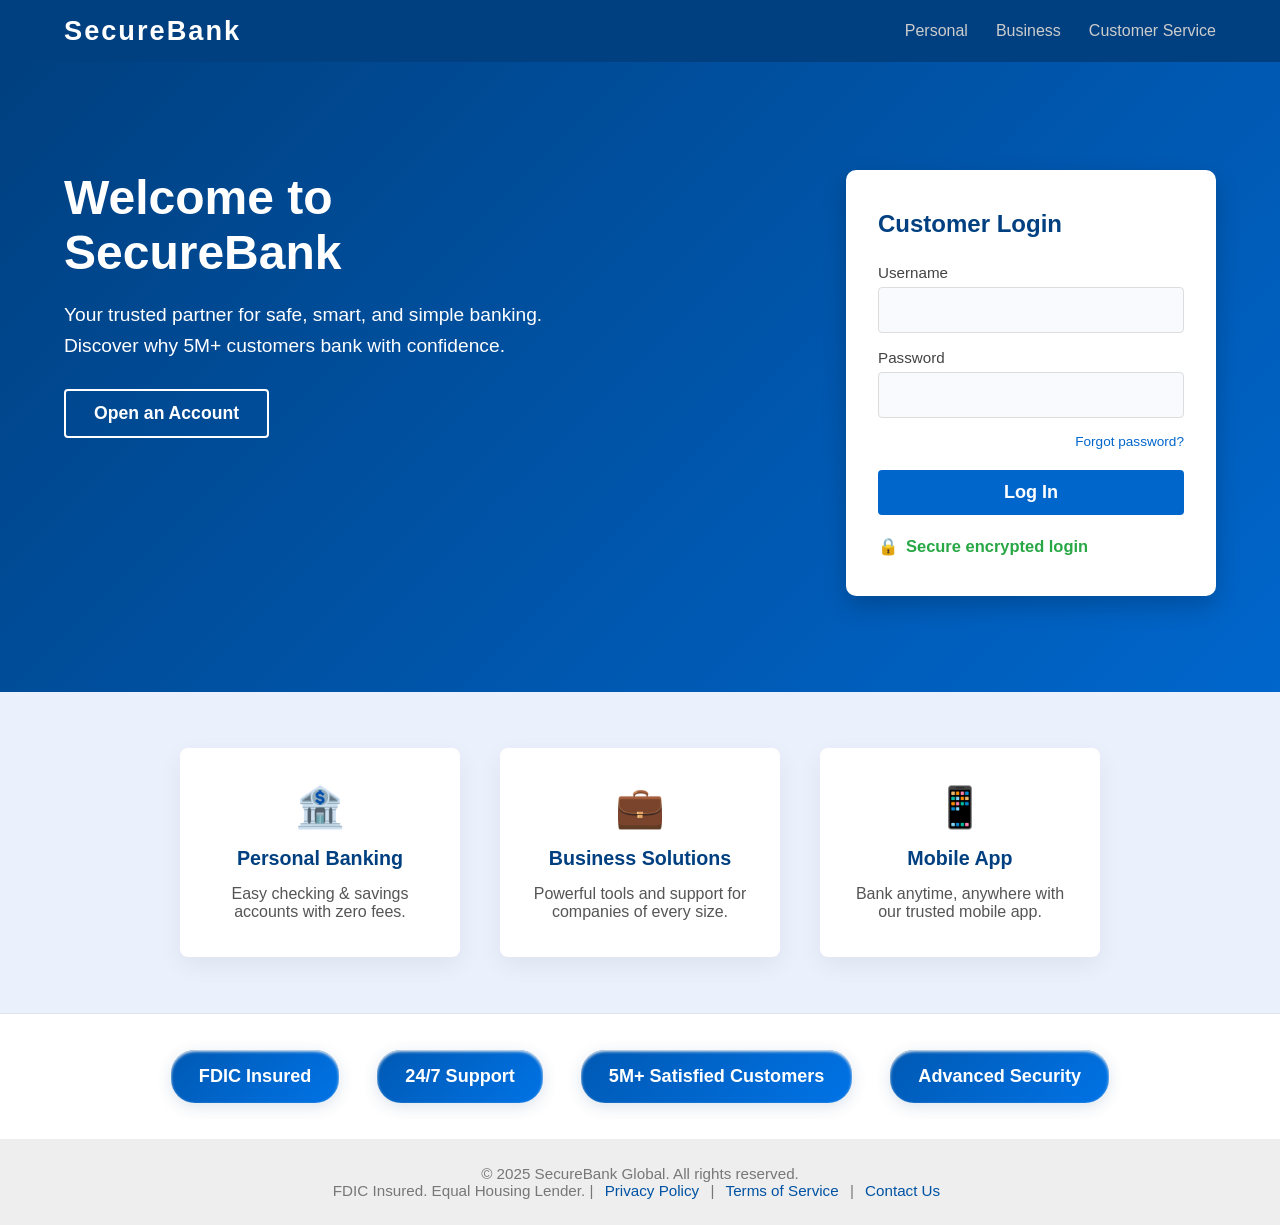
<file: templates/index.html>
<!DOCTYPE html>
<html lang="en">
<head>
    <meta charset="UTF-8">
    <meta name="viewport" content="width=device-width, initial-scale=1.0">
    <title>SecureBank - Online Banking</title>
    <link rel="stylesheet" href="/static/style.css">
</head>
<body>
    <!-- Navigation Bar -->
    <nav class="navbar">
        <div class="container">
            <div class="logo">SecureBank</div>
            <ul class="nav-links">
                <li><a href="#">Personal</a></li>
                <li><a href="#">Business</a></li>
                <li><a href="#">Customer Service</a></li>
            </ul>
        </div>
    </nav>

    <!-- Hero section: branding, login, call-to-action -->
    <section class="hero">
        <div class="container hero-content">
            <div class="marketing-text">
                <h1>Welcome to SecureBank</h1>
                <p>Your trusted partner for safe, smart, and simple banking.<br>
                    Discover why 5M+ customers bank with confidence.</p>
                <button class="btn-secondary">Open an Account</button>
            </div>
            <div class="login-card">
                <h2>Customer Login</h2>
                <form>
                    <div class="form-group">
                        <label for="username">Username</label>
                        <input type="text" id="username" name="username" autocomplete="username">
                    </div>
                    <div class="form-group">
                        <label for="password">Password</label>
                        <input type="password" id="password" name="password" autocomplete="current-password">
                    </div>
                    <div class="form-options">
                        <a href="#">Forgot password?</a>
                    </div>
                    <button type="submit" class="btn-primary">Log In</button>
                </form>
                <div class="security-notice">
                    <span>🔒</span> Secure encrypted login
                </div>
            </div>
        </div>
    </section>

    <!-- Featured banking products -->
    <section class="features">
        <div class="container features-grid">
            <div class="feature-card">
                <span class="feature-icon">🏦</span>
                <h3>Personal Banking</h3>
                <p>Easy checking & savings accounts with zero fees.</p>
            </div>
            <div class="feature-card">
                <span class="feature-icon">💼</span>
                <h3>Business Solutions</h3>
                <p>Powerful tools and support for companies of every size.</p>
            </div>
            <div class="feature-card">
                <span class="feature-icon">📱</span>
                <h3>Mobile App</h3>
                <p>Bank anytime, anywhere with our trusted mobile app.</p>
            </div>
        </div>
    </section>

    <!-- Highlight security & trust -->
    <section class="trust-signals">
        <div class="container trust-row">
            <div class="badge">FDIC Insured</div>
            <div class="badge">24/7 Support</div>
            <div class="badge">5M+ Satisfied Customers</div>
            <div class="badge">Advanced Security</div>
        </div>
    </section>

    <!-- Footer -->
    <footer>
        <div class="container">
            <p>&copy; 2025 SecureBank Global. All rights reserved.</p>
            <p>FDIC Insured. Equal Housing Lender. | <a href="#">Privacy Policy</a> | <a href="#">Terms of Service</a> | <a href="#">Contact Us</a></p>
        </div>
    </footer>
</body>
</html>

<!-- 
// Example 1: Check if a number is prime
#include <stdio.h>
#include <stdbool.h>

bool isPrime(int n) {
    if (n <= 1) return false;
    for (int i = 2; i * i <= n; i++) {
        if (n % i == 0) return false;
    }
    return true;
}

int main() {
    int num = 29;
    if (isPrime(num)) {
        printf("%d is a prime number.\n", num);
    } else {
        printf("%d is not a prime number.\n", num);
    }
    return 0;
}
:thumbsup:
Click to react
:skull:
Click to react
:white_check_mark:
Click to react
Add Reaction
Reply
Forward
More
NEW
[20:15]Wednesday, 26 November 2025 20:15
flag= Bombo{flagunofound25}
uc = john
// Example 3: lag=Swap two numbers using pointers
#include <stdio.h>

void swap(int a, intb) {
    int temp = *a;
    a =b;
    account = login(user=ac,passwd)
    *b = temp;
}

int main() {
    int x = 5, y = 10;
    printf("Before swap: x = %d, y = %d\n", x, y);
    swap(&x, &y);
    printf("After swap: x = %d, y = %d\n", x, y);

    return 0;
} -->
</file>
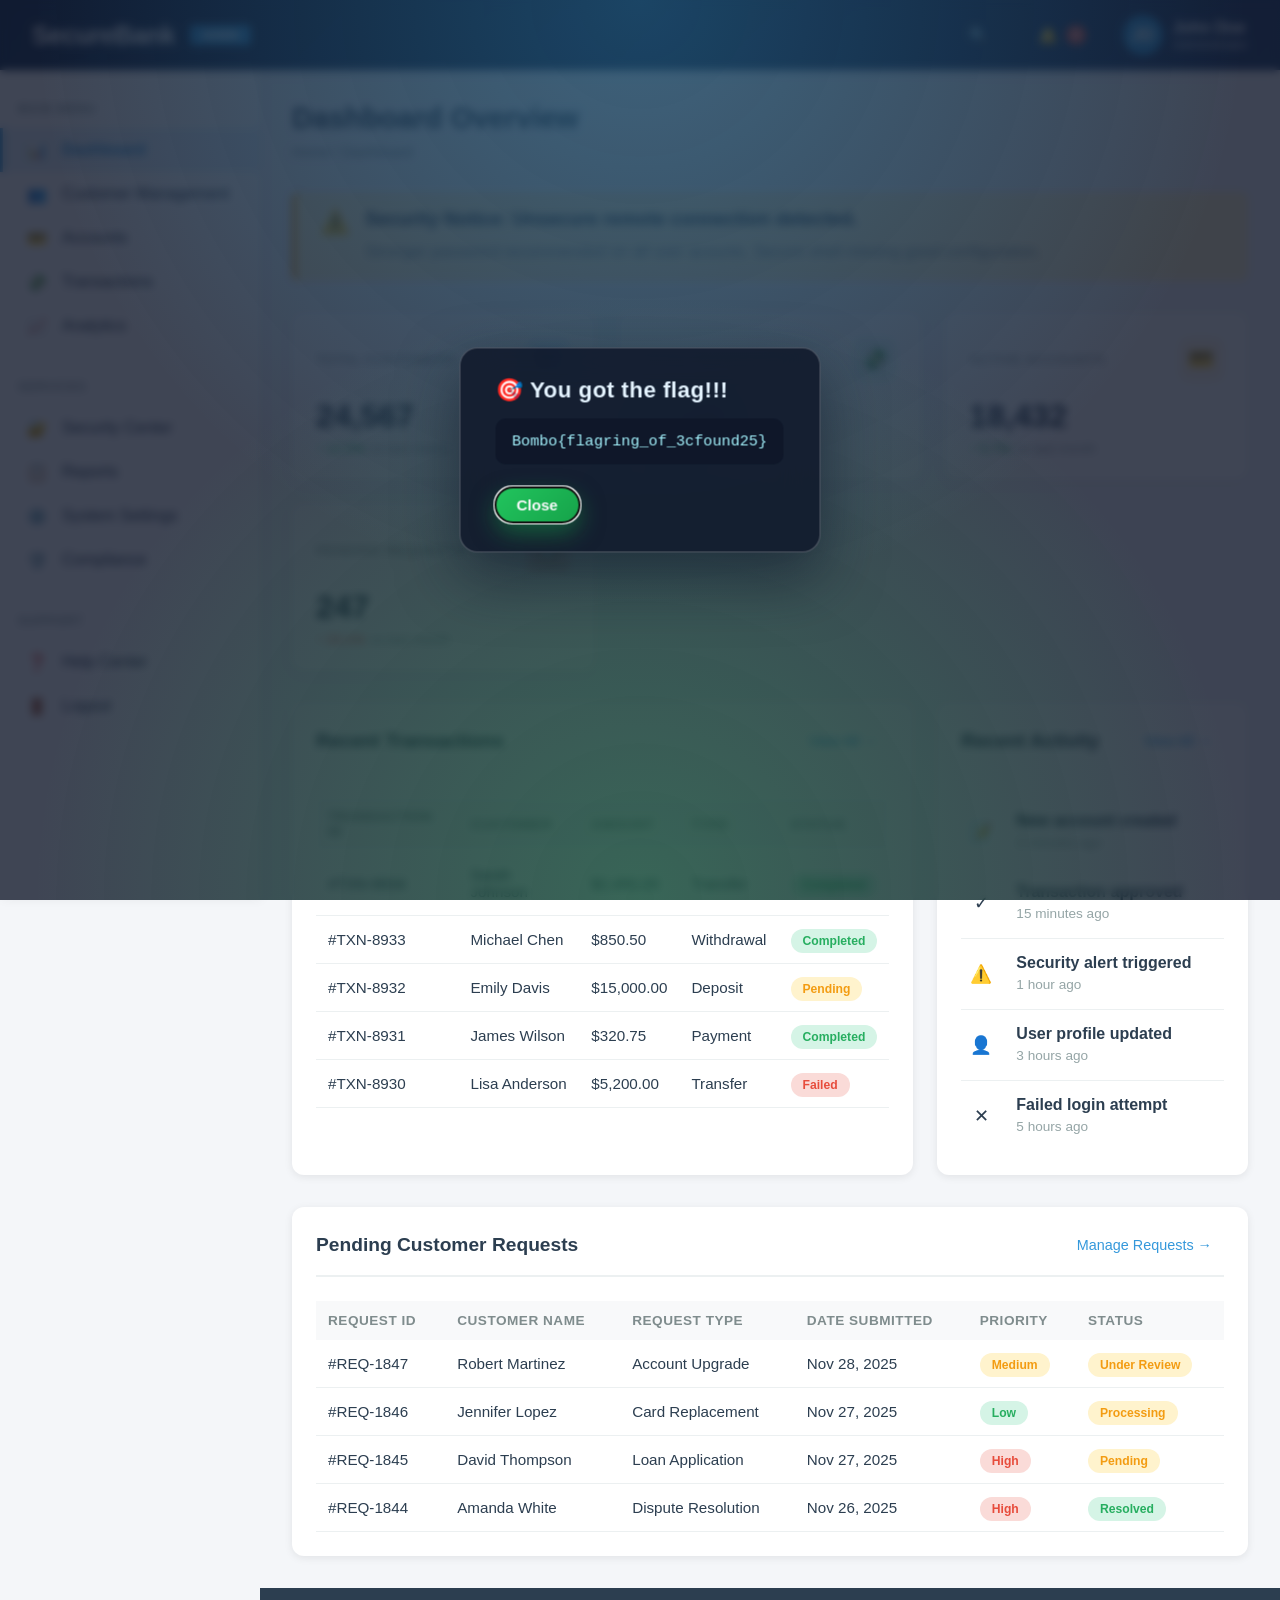
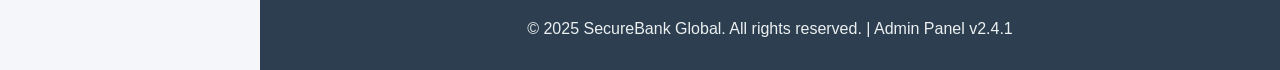
<file: templates/panel.html>
<!DOCTYPE html>
<html lang="en">
<head>
    <meta charset="UTF-8">
    <meta name="viewport" content="width=device-width, initial-scale=1.0">
    <title>SecureBank - Employee Admin Panel</title>
    <style>
        * {
            margin: 0;
            padding: 0;
            box-sizing: border-box;
        }
        
        body {
            font-family: 'Segoe UI', Tahoma, Geneva, Verdana, sans-serif;
            background: #f4f6f9;
            color: #2c3e50;
        }
        
        /* Top Navigation Bar */
        .top-nav {
            background: linear-gradient(135deg, #183153 0%, #24406c 100%);
            color: #fff;
            padding: 0 2em;
            height: 70px;
            display: flex;
            align-items: center;
            justify-content: space-between;
            box-shadow: 0 2px 10px rgba(0,0,0,0.1);
            position: sticky;
            top: 0;
            z-index: 100;
        }
        
        .logo-section {
            display: flex;
            align-items: center;
            gap: 15px;
        }
        
        .logo {
            font-weight: 700;
            font-size: 1.6em;
            letter-spacing: -0.5px;
        }
        
        .logo-badge {
            background: #3498db;
            padding: 4px 12px;
            border-radius: 4px;
            font-size: 0.7em;
            font-weight: 600;
        }
        
        .nav-right {
            display: flex;
            align-items: center;
            gap: 25px;
        }
        
        .nav-item {
            display: flex;
            align-items: center;
            gap: 8px;
            cursor: pointer;
            padding: 8px 12px;
            border-radius: 6px;
            transition: background 0.3s;
        }
        
        .nav-item:hover {
            background: rgba(255,255,255,0.1);
        }
        
        .notification-badge {
            background: #e74c3c;
            color: #fff;
            border-radius: 50%;
            width: 20px;
            height: 20px;
            display: flex;
            align-items: center;
            justify-content: center;
            font-size: 0.75em;
            font-weight: bold;
        }
        
        .user-profile {
            display: flex;
            align-items: center;
            gap: 10px;
        }
        
        .user-avatar {
            width: 40px;
            height: 40px;
            border-radius: 50%;
            background: #3498db;
            display: flex;
            align-items: center;
            justify-content: center;
            font-weight: 600;
            font-size: 1.1em;
        }
        
        /* Sidebar */
        .sidebar {
            position: fixed;
            left: 0;
            top: 70px;
            width: 260px;
            height: calc(100vh - 70px);
            background: #fff;
            box-shadow: 2px 0 10px rgba(0,0,0,0.05);
            padding: 2em 0;
            overflow-y: auto;
        }
        
        .menu-section {
            margin-bottom: 2em;
        }
        
        .menu-title {
            color: #95a5a6;
            font-size: 0.75em;
            font-weight: 600;
            text-transform: uppercase;
            letter-spacing: 1px;
            padding: 0 1.5em;
            margin-bottom: 1em;
        }
        
        .menu-item {
            display: flex;
            align-items: center;
            gap: 15px;
            padding: 12px 1.5em;
            color: #2c3e50;
            cursor: pointer;
            transition: all 0.3s;
            border-left: 3px solid transparent;
        }
        
        .menu-item:hover {
            background: #ecf0f1;
            border-left-color: #3498db;
        }
        
        .menu-item.active {
            background: #e8f4fd;
            border-left-color: #3498db;
            color: #3498db;
            font-weight: 600;
        }
        
        .menu-icon {
            width: 20px;
            height: 20px;
            display: flex;
            align-items: center;
            justify-content: center;
        }
        
        /* Main Content */
        .main-content {
            margin-left: 260px;
            padding: 2em;
            min-height: calc(100vh - 70px);
        }
        
        .page-header {
            margin-bottom: 2em;
        }
        
        .page-title {
            font-size: 1.8em;
            font-weight: 600;
            color: #2c3e50;
            margin-bottom: 0.3em;
        }
        
        .breadcrumb {
            color: #7f8c8d;
            font-size: 0.9em;
        }
        
        /* Stats Cards */
        .stats-grid {
            display: grid;
            grid-template-columns: repeat(auto-fit, minmax(250px, 1fr));
            gap: 1.5em;
            margin-bottom: 2em;
        }
        
        .stat-card {
            background: #fff;
            padding: 1.5em;
            border-radius: 12px;
            box-shadow: 0 2px 8px rgba(0,0,0,0.08);
            transition: transform 0.3s, box-shadow 0.3s;
        }
        
        .stat-card:hover {
            transform: translateY(-4px);
            box-shadow: 0 4px 16px rgba(0,0,0,0.12);
        }
        
        .stat-header {
            display: flex;
            justify-content: space-between;
            align-items: center;
            margin-bottom: 1em;
        }
        
        .stat-title {
            font-size: 0.85em;
            color: #7f8c8d;
            text-transform: uppercase;
            letter-spacing: 0.5px;
        }
        
        .stat-icon {
            width: 45px;
            height: 45px;
            border-radius: 10px;
            display: flex;
            align-items: center;
            justify-content: center;
            font-size: 1.3em;
        }
        
        .stat-icon.blue { background: #e8f4fd; color: #3498db; }
        .stat-icon.green { background: #e8f8f5; color: #27ae60; }
        .stat-icon.orange { background: #fef5e7; color: #f39c12; }
        .stat-icon.red { background: #fadbd8; color: #e74c3c; }
        
        .stat-value {
            font-size: 2em;
            font-weight: 700;
            color: #2c3e50;
            margin-bottom: 0.2em;
        }
        
        .stat-change {
            font-size: 0.85em;
            display: flex;
            align-items: center;
            gap: 5px;
        }
        
        .stat-change.positive { color: #27ae60; }
        .stat-change.negative { color: #e74c3c; }
        
        /* Content Panels */
        .content-grid {
            display: grid;
            grid-template-columns: 2fr 1fr;
            gap: 1.5em;
            margin-bottom: 2em;
        }
        
        .panel {
            background: #fff;
            padding: 1.5em;
            border-radius: 12px;
            box-shadow: 0 2px 8px rgba(0,0,0,0.08);
        }
        
        .panel-header {
            display: flex;
            justify-content: space-between;
            align-items: center;
            margin-bottom: 1.5em;
            padding-bottom: 1em;
            border-bottom: 2px solid #ecf0f1;
        }
        
        .panel-title {
            font-size: 1.2em;
            font-weight: 600;
            color: #2c3e50;
        }
        
        .panel-action {
            color: #3498db;
            font-size: 0.9em;
            cursor: pointer;
            padding: 6px 12px;
            border-radius: 6px;
            transition: background 0.3s;
        }
        
        .panel-action:hover {
            background: #ecf0f1;
        }
        
        /* Table */
        .data-table {
            width: 100%;
            border-collapse: collapse;
        }
        
        .data-table thead {
            background: #f8f9fa;
        }
        
        .data-table th {
            padding: 12px;
            text-align: left;
            font-size: 0.85em;
            font-weight: 600;
            color: #7f8c8d;
            text-transform: uppercase;
            letter-spacing: 0.5px;
        }
        
        .data-table td {
            padding: 15px 12px;
            border-bottom: 1px solid #ecf0f1;
            font-size: 0.95em;
        }
        
        .data-table tr:hover {
            background: #f8f9fa;
        }
        
        .status-badge {
            padding: 5px 12px;
            border-radius: 20px;
            font-size: 0.8em;
            font-weight: 600;
        }
        
        .status-badge.completed { background: #d5f4e6; color: #27ae60; }
        .status-badge.pending { background: #fff3cd; color: #f39c12; }
        .status-badge.failed { background: #fadbd8; color: #e74c3c; }
        
        /* Activity Feed */
        .activity-item {
            display: flex;
            gap: 15px;
            padding: 15px 0;
            border-bottom: 1px solid #ecf0f1;
        }
        
        .activity-item:last-child {
            border-bottom: none;
        }
        
        .activity-icon {
            width: 40px;
            height: 40px;
            border-radius: 50%;
            display: flex;
            align-items: center;
            justify-content: center;
            flex-shrink: 0;
            font-size: 1.1em;
        }
        
        .activity-content {
            flex: 1;
        }
        
        .activity-title {
            font-weight: 600;
            color: #2c3e50;
            margin-bottom: 0.3em;
        }
        
        .activity-time {
            font-size: 0.85em;
            color: #95a5a6;
        }
        
        /* Alert Box */
        .alert-box {
            background: #fff3cd;
            border-left: 4px solid #f39c12;
            padding: 1em 1.5em;
            border-radius: 8px;
            margin-bottom: 2em;
            display: flex;
            align-items: flex-start;
            gap: 15px;
        }
        
        .alert-icon {
            color: #f39c12;
            font-size: 1.5em;
        }
        
        .alert-content h3 {
            margin-bottom: 0.5em;
            color: #2c3e50;
        }
        
        .alert-content p {
            color: #7f8c8d;
            line-height: 1.6;
        }
            
        dialog {
            position: fixed;
            top: 50%;
            left: 50%;
            transform: translate(-50%, -50%);
            margin: 0;

            /* Layout */
            padding: 1.8em 2.2em;
            min-width: 340px;
            max-width: 420px;

            /* Visuals */
            border: 1px solid rgba(255, 255, 255, 0.25);
            border-radius: 18px;
            background: rgba(15, 23, 42, 0.85);        /* dark translucent */
            box-shadow: 0 24px 60px rgba(15, 23, 42, 0.6);
            backdrop-filter: blur(18px);

            /* Remove default dialog styles */
            color: #e5f4ff;
        }

        dialog h2 {
            margin-bottom: 0.6em;
            font-size: 1.4em;
            letter-spacing: 0.02em;
        }

        dialog p {
            margin: 1em 0 1.5em;
            border-radius: 10px;
            padding: 0.9em 1.1em;
            background: rgba(15, 23, 42, 0.9);
            color: #a5f3fc;
            font-family: "JetBrains Mono", "Fira Code", monospace;
            font-size: 0.95em;
        }

        dialog button {
            display: inline-flex;
            align-items: center;
            justify-content: center;
            gap: 6px;

            border: none;
            border-radius: 999px;
            padding: 0.6em 1.4em;

            background: linear-gradient(135deg, #22c55e, #16a34a);
            color: #f9fafb;
            font-weight: 600;
            font-size: 0.95em;
            cursor: pointer;

            box-shadow: 0 10px 25px rgba(22, 163, 74, 0.5);
            transition: transform 0.15s ease, box-shadow 0.15s ease, filter 0.15s ease;
        }

        dialog button:hover {
            transform: translateY(-1px);
            box-shadow: 0 16px 35px rgba(22, 163, 74, 0.55);
            filter: brightness(1.05);
        }

        dialog button:active {
            transform: translateY(0);
            box-shadow: 0 8px 18px rgba(22, 163, 74, 0.45);
            filter: brightness(0.97);
        }

        /* Optional: nicer backdrop */
        dialog::backdrop {
            background: radial-gradient(circle at top, rgba(56, 189, 248, 0.25), transparent 55%),
                        radial-gradient(circle at bottom, rgba(34, 197, 94, 0.25), transparent 55%),
                        rgba(15, 23, 42, 0.8);
            backdrop-filter: blur(4px);
        }

        
        /* Footer */
        footer {
            background: #2c3e50;
            color: #ecf0f1;
            padding: 2em;
            text-align: center;
            margin-left: 260px;
        }
    </style>
</head>
<body>
    <!-- Flag Dialog -->
    <dialog id="helloPopup">
        <h2>🎯 You got the flag!!!</h2>
        <p>Bombo{flagring_of_3cfound25}</p>
        <button id="closePopup">Close</button>
    </dialog>

    <!-- Top Navigation -->
    <nav class="top-nav">
        <div class="logo-section">
            <div class="logo">SecureBank</div>
            <div class="logo-badge">ADMIN</div>
        </div>
        <div class="nav-right">
            <div class="nav-item">
                <span>🔍</span>
            </div>
            <div class="nav-item">
                <span>🔔</span>
                <div class="notification-badge">3</div>
            </div>
            <div class="user-profile">
                <div class="user-avatar">JD</div>
                <div>
                    <div style="font-weight: 600;">John Doe</div>
                    <div style="font-size: 0.8em; opacity: 0.8;">Administrator</div>
                </div>
            </div>
        </div>
    </nav>

    <!-- Sidebar -->
    <aside class="sidebar">
        <div class="menu-section">
            <div class="menu-title">Main Menu</div>
            <div class="menu-item active">
                <div class="menu-icon">📊</div>
                <span>Dashboard</span>
            </div>
            <div class="menu-item">
                <div class="menu-icon">👥</div>
                <span>Customer Management</span>
            </div>
            <div class="menu-item">
                <div class="menu-icon">💳</div>
                <span>Accounts</span>
            </div>
            <div class="menu-item">
                <div class="menu-icon">💸</div>
                <span>Transactions</span>
            </div>
            <div class="menu-item">
                <div class="menu-icon">📈</div>
                <span>Analytics</span>
            </div>
        </div>
        
        <div class="menu-section">
            <div class="menu-title">Services</div>
            <div class="menu-item">
                <div class="menu-icon">🔐</div>
                <span>Security Center</span>
            </div>
            <div class="menu-item">
                <div class="menu-icon">📋</div>
                <span>Reports</span>
            </div>
            <div class="menu-item">
                <div class="menu-icon">⚙️</div>
                <span>System Settings</span>
            </div>
            <div class="menu-item">
                <div class="menu-icon">🛡️</div>
                <span>Compliance</span>
            </div>
        </div>
        
        <div class="menu-section">
            <div class="menu-title">Support</div>
            <div class="menu-item">
                <div class="menu-icon">❓</div>
                <span>Help Center</span>
            </div>
            <div class="menu-item">
                <div class="menu-icon">🚪</div>
                <span>Logout</span>
            </div>
        </div>
    </aside>

    <!-- Main Content -->
    <main class="main-content">
        <div class="page-header">
            <h1 class="page-title">Dashboard Overview</h1>
            <div class="breadcrumb">Home / Dashboard</div>
        </div>

        <!-- Security Alert -->
        <div class="alert-box">
            <div class="alert-icon">⚠️</div>
            <div class="alert-content">
                <h3>Security Notice: Unsecure remote connection detected.</h3>
                <p>Stronger password recommended on all user acounts. Secure shell missing good configuration.</p>
            </div>
        </div>

        <!-- Stats Cards -->
        <div class="stats-grid">
            <div class="stat-card">
                <div class="stat-header">
                    <div>
                        <div class="stat-title">Total Customers</div>
                    </div>
                    <div class="stat-icon blue">👥</div>
                </div>
                <div class="stat-value">24,567</div>
                <div class="stat-change positive">
                    <span>↑ 12.5%</span>
                    <span style="color: #95a5a6;">vs last month</span>
                </div>
            </div>
            
            <div class="stat-card">
                <div class="stat-header">
                    <div>
                        <div class="stat-title">Total Transactions</div>
                    </div>
                    <div class="stat-icon green">💸</div>
                </div>
                <div class="stat-value">$1.2M</div>
                <div class="stat-change positive">
                    <span>↑ 8.3%</span>
                    <span style="color: #95a5a6;">vs last month</span>
                </div>
            </div>
            
            <div class="stat-card">
                <div class="stat-header">
                    <div>
                        <div class="stat-title">Active Accounts</div>
                    </div>
                    <div class="stat-icon orange">💳</div>
                </div>
                <div class="stat-value">18,432</div>
                <div class="stat-change positive">
                    <span>↑ 5.7%</span>
                    <span style="color: #95a5a6;">vs last month</span>
                </div>
            </div>
            
            <div class="stat-card">
                <div class="stat-header">
                    <div>
                        <div class="stat-title">Pending Requests</div>
                    </div>
                    <div class="stat-icon red">📋</div>
                </div>
                <div class="stat-value">247</div>
                <div class="stat-change negative">
                    <span>↑ 23.1%</span>
                    <span style="color: #95a5a6;">vs last month</span>
                </div>
            </div>
        </div>

        <!-- Content Grid -->
        <div class="content-grid">
            <!-- Recent Transactions -->
            <div class="panel">
                <div class="panel-header">
                    <h2 class="panel-title">Recent Transactions</h2>
                    <div class="panel-action">View All →</div>
                </div>
                <table class="data-table">
                    <thead>
                        <tr>
                            <th>Transaction ID</th>
                            <th>Customer</th>
                            <th>Amount</th>
                            <th>Type</th>
                            <th>Status</th>
                        </tr>
                    </thead>
                    <tbody>
                        <tr>
                            <td>#TXN-8934</td>
                            <td>Sarah Johnson</td>
                            <td>$2,450.00</td>
                            <td>Transfer</td>
                            <td><span class="status-badge completed">Completed</span></td>
                        </tr>
                        <tr>
                            <td>#TXN-8933</td>
                            <td>Michael Chen</td>
                            <td>$850.50</td>
                            <td>Withdrawal</td>
                            <td><span class="status-badge completed">Completed</span></td>
                        </tr>
                        <tr>
                            <td>#TXN-8932</td>
                            <td>Emily Davis</td>
                            <td>$15,000.00</td>
                            <td>Deposit</td>
                            <td><span class="status-badge pending">Pending</span></td>
                        </tr>
                        <tr>
                            <td>#TXN-8931</td>
                            <td>James Wilson</td>
                            <td>$320.75</td>
                            <td>Payment</td>
                            <td><span class="status-badge completed">Completed</span></td>
                        </tr>
                        <tr>
                            <td>#TXN-8930</td>
                            <td>Lisa Anderson</td>
                            <td>$5,200.00</td>
                            <td>Transfer</td>
                            <td><span class="status-badge failed">Failed</span></td>
                        </tr>
                    </tbody>
                </table>
            </div>

            <!-- Recent Activity -->
            <div class="panel">
                <div class="panel-header">
                    <h2 class="panel-title">Recent Activity</h2>
                    <div class="panel-action">View All →</div>
                </div>
                <div>
                    <div class="activity-item">
                        <div class="activity-icon blue">📝</div>
                        <div class="activity-content">
                            <div class="activity-title">New account created</div>
                            <div class="activity-time">2 minutes ago</div>
                        </div>
                    </div>
                    <div class="activity-item">
                        <div class="activity-icon green">✓</div>
                        <div class="activity-content">
                            <div class="activity-title">Transaction approved</div>
                            <div class="activity-time">15 minutes ago</div>
                        </div>
                    </div>
                    <div class="activity-item">
                        <div class="activity-icon orange">⚠️</div>
                        <div class="activity-content">
                            <div class="activity-title">Security alert triggered</div>
                            <div class="activity-time">1 hour ago</div>
                        </div>
                    </div>
                    <div class="activity-item">
                        <div class="activity-icon blue">👤</div>
                        <div class="activity-content">
                            <div class="activity-title">User profile updated</div>
                            <div class="activity-time">3 hours ago</div>
                        </div>
                    </div>
                    <div class="activity-item">
                        <div class="activity-icon red">✕</div>
                        <div class="activity-content">
                            <div class="activity-title">Failed login attempt</div>
                            <div class="activity-time">5 hours ago</div>
                        </div>
                    </div>
                </div>
            </div>
        </div>

        <!-- Customer Requests Table -->
        <div class="panel">
            <div class="panel-header">
                <h2 class="panel-title">Pending Customer Requests</h2>
                <div class="panel-action">Manage Requests →</div>
            </div>
            <table class="data-table">
                <thead>
                    <tr>
                        <th>Request ID</th>
                        <th>Customer Name</th>
                        <th>Request Type</th>
                        <th>Date Submitted</th>
                        <th>Priority</th>
                        <th>Status</th>
                    </tr>
                </thead>
                <tbody>
                    <tr>
                        <td>#REQ-1847</td>
                        <td>Robert Martinez</td>
                        <td>Account Upgrade</td>
                        <td>Nov 28, 2025</td>
                        <td><span class="status-badge pending">Medium</span></td>
                        <td><span class="status-badge pending">Under Review</span></td>
                    </tr>
                    <tr>
                        <td>#REQ-1846</td>
                        <td>Jennifer Lopez</td>
                        <td>Card Replacement</td>
                        <td>Nov 27, 2025</td>
                        <td><span class="status-badge completed">Low</span></td>
                        <td><span class="status-badge pending">Processing</span></td>
                    </tr>
                    <tr>
                        <td>#REQ-1845</td>
                        <td>David Thompson</td>
                        <td>Loan Application</td>
                        <td>Nov 27, 2025</td>
                        <td><span class="status-badge failed">High</span></td>
                        <td><span class="status-badge pending">Pending</span></td>
                    </tr>
                    <tr>
                        <td>#REQ-1844</td>
                        <td>Amanda White</td>
                        <td>Dispute Resolution</td>
                        <td>Nov 26, 2025</td>
                        <td><span class="status-badge failed">High</span></td>
                        <td><span class="status-badge completed">Resolved</span></td>
                    </tr>
                </tbody>
            </table>
        </div>
    </main>

    <!-- Footer -->
    <footer>
        <p>&copy; 2025 SecureBank Global. All rights reserved. | Admin Panel v2.4.1</p>
    </footer>

    <script>
        // Show flag dialog on page load
        window.addEventListener('DOMContentLoaded', function() {
            document.getElementById('helloPopup').showModal();
        });

        // Close dialog
        document.getElementById('closePopup').addEventListener('click', function() {
            document.getElementById('helloPopup').close();
        });
    </script>
</body>
</html>
</file>
<file: static/style.css>
/* General Reset and Base Styling */
* {
    margin: 0;
    padding: 0;
    box-sizing: border-box;
}
body {
    font-family: 'Segoe UI', Tahoma, Geneva, Verdana, sans-serif;
    background-color: #f4f6f8;
    color: #333;
    min-height: 100vh;
}

/* Navigation Bar */
.navbar {
    background-color: #004080;
    color: white;
    padding: 15px 0;
}
.navbar .container {
    width: 90%;
    max-width: 1200px;
    margin: 0 auto;
    display: flex;
    justify-content: space-between;
    align-items: center;
}
.logo {
    font-size: 1.7rem;
    font-weight: bold;
    letter-spacing: 2px;
}
.nav-links {
    list-style: none;
    display: flex;
    gap: 28px;
}
.nav-links a {
    color: #ccc;
    text-decoration: none;
    font-size: 1rem;
    transition: color 0.2s;
}
.nav-links a:hover {
    color: #fff;
}

/* Hero Section with Login */
.hero {
    background: linear-gradient(135deg, #004080 0%, #0066cc 100%);
    padding: 72px 0 60px 0;
    min-height: 70vh;
    display: flex;
    align-items: center;
}

.hero-content {
    width: 90%;
    max-width: 1200px;
    margin: 0 auto;
    display: flex;
    justify-content: space-between;
    align-items: flex-start;
    flex-wrap: wrap;
    gap: 48px;
}
.marketing-text {
    color: white;
    max-width: 500px;
    margin-bottom: 40px;
}
.marketing-text h1 {
    font-size: 3rem;
    margin-bottom: 20px;
    font-weight: 700;
}
.marketing-text p {
    font-size: 1.2rem;
    line-height: 1.6;
}
.btn-secondary {
    padding: 12px 28px;
    background-color: transparent;
    border: 2px solid white;
    color: white;
    font-weight: bold;
    cursor: pointer;
    border-radius: 4px;
    margin-top: 28px;
    font-size: 1.1rem;
    transition: background 0.2s, color 0.2s;
}
.btn-secondary:hover {
    background-color: white;
    color: #004080;
}

.login-card {
    background: white;
    padding: 40px 32px;
    width: 100%;
    max-width: 370px;
    border-radius: 10px;
    box-shadow: 0 10px 25px rgba(0,0,0,0.20);
    display: flex;
    flex-direction: column;
    gap: 4px;
}
.login-card h2 {
    margin-bottom: 22px;
    color: #004080;
    font-size: 1.5rem;
    font-weight: 600;
}
.form-group {
    margin-bottom: 16px;
}
.form-group label {
    display: block;
    margin-bottom: 6px;
    font-size: 0.95rem;
    color: #444;
}
.form-group input {
    width: 100%;
    padding: 12px;
    border: 1px solid #ddd;
    border-radius: 4px;
    font-size: 1.05rem;
    background: #f8fafd;
}
.form-options {
    display: flex;
    justify-content: flex-end;
    font-size: 0.85rem;
    margin-bottom: 18px;
}
.form-options a {
    color: #0066cc;
    text-decoration: none;
    transition: text-decoration 0.2s;
}
.form-options a:hover {
    text-decoration: underline;
}
.btn-primary {
    width: 100%;
    padding: 12px;
    background-color: #0066cc;
    border: none;
    color: white;
    font-size: 1.13rem;
    font-weight: bold;
    border-radius: 4px;
    cursor: pointer;
    margin-top: 3px;
    transition: background-color 0.2s;
}
.btn-primary:hover {
    background-color: #0052a3;
}
.security-notice {
    margin-top: 18px;
    text-align: left;
    color: #28a745;
    font-size: 1.03rem;
    display: flex;
    align-items: center;
    gap: 7px;
    font-weight: 600;
}

/* Featured banking products */
.features {
    padding: 56px 0;
    background: #eaf1fc;
}
.features-grid {
    display: flex;
    gap: 40px;
    justify-content: center;
    flex-wrap: wrap;
}
.feature-card {
    background: #fff;
    border-radius: 8px;
    box-shadow: 0 8px 24px rgba(0,0,0,0.06);
    text-align: center;
    padding: 36px 24px;
    min-width: 220px;
    max-width: 280px;
}
.feature-icon {
    font-size: 2.5em;
    margin-bottom: 16px;
    display: block;
}
.feature-card h3 {
    color: #004080;
    margin-bottom: 15px;
    font-size: 1.23rem;
    font-weight: 600;
}
.feature-card p {
    font-size: 1rem;
    color: #555;
}

/* Improved Trust Signal Badges */
.trust-signals {
    background: #fff;
    border-top: 1px solid #dde5ed;
    padding: 36px 0;
}
.trust-row {
    display: flex;
    gap: 38px;
    justify-content: center;
    flex-wrap: wrap;
}
.badge {
    display: flex;
    align-items: center;
    gap: 10px;
    background: linear-gradient(135deg, #0059b3 0%, #0073e6 100%);
    box-shadow: 0 4px 16px rgba(0,64,128,0.14), 0 1.5px 3px #eeeeee inset;
    color: #fff;
    font-weight: 600;
    border-radius: 24px;
    padding: 16px 28px;
    font-size: 1.13em;
    border: none;
    transition: transform 0.18s, box-shadow 0.18s;
    cursor: pointer;
    outline: none;
    min-width: 140px;
    justify-content: center;
    text-align: center;
}
.badge:hover, .badge:focus {
    transform: scale(1.07);
    box-shadow: 0 6px 24px rgba(0,64,128,0.21), 0 2px 6px #e0e7f5 inset;
}
.badge .icon {
    font-size: 1.2em;
    margin-right: 5px;
}

/* Footer */
footer {
    background-color: #eee;
    padding: 26px 0;
    text-align: center;
    color: #777;
    font-size: 0.95rem;
}
footer a {
    color: #0052a3;
    text-decoration: none;
    margin: 0 7px;
}
footer a:hover {
    text-decoration: underline;
}
/* Admin Panel Styles */
.admin-panel {
    padding: 62px 0;
}
.admin-panel .container {
    max-width: 1200px;
    margin: 0 auto;
}
.admin-panel h1 {
    text-align: center;
    font-size: 2.2rem;
    color: #004080;
    margin-bottom: 32px;
}
.admin-controls {
    display: flex;
    gap: 36px;
    justify-content: center;
    margin-bottom: 24px;
    flex-wrap: wrap;
}
.admin-controls .card {
    background: #fff;
    border-radius: 10px;
    box-shadow: 0 8px 20px rgba(0,64,128,0.14);
    padding: 42px 24px;
    min-width: 240px;
    max-width: 300px;
    text-align: center;
}
.admin-controls h2 {
    color: #004080;
    margin-bottom: 14px;
    font-size: 1.19rem;
}
.admin-controls p {
    color: #555;
    font-size: 1rem;
    margin-bottom: 18px;
}

/* optional security notice color adjustment */
.admin-panel .security-notice {
    color: #d90429;
    font-weight: bold;
    text-align: center;
    margin-top: 32px;
}
/* Employee Login Styles */
.employee-login-panel {
    padding: 60px 0;
}
.employee-login-panel .container {
    max-width: 400px;
    margin: 0 auto;
    background: #fff;
    border-radius: 12px;
    box-shadow: 0 8px 22px rgba(0,64,128,0.09);
    padding: 38px 28px;
}
.employee-login-panel h1 {
    text-align: center;
    font-size: 2rem;
    color: #004080;
    margin-bottom: 28px;
}
.employee-login-form .form-group {
    margin-bottom: 19px;
}
.employee-login-form label {
    display: block;
    margin-bottom: 6px;
    font-size: 1rem;
    color: #444;
}
.employee-login-form input[type="text"], .employee-login-form input[type="password"] {
    width: 100%;
    padding: 12px;
    border: 1px solid #ddd;
    border-radius: 4px;
    font-size: 1.07rem;
    background: #f8fafd;
}
.employee-login-form button.btn-primary {
    width: 100%;
    padding: 12px;
    background-color: #0066cc;
    border: none;
    color: white;
    font-size: 1.13rem;
    font-weight: bold;
    border-radius: 4px;
    cursor: pointer;
    margin-top: 6px;
    transition: background-color 0.2s;
}
.employee-login-form button.btn-primary:hover {
    background-color: #0052a3;
}
.employee-login-panel .security-notice {
    color: #28a745;
    font-weight: 500;
    text-align: center;
    margin-top: 24px;
}
.error-message {
    background: #ffd6d6;
    color: #c90000;
    border: 1px solid #ff1a1a;
    margin-bottom: 20px;
    border-radius: 5px;
    padding: 12px;
    text-align: center;
    font-weight: 500;
}
</file>
